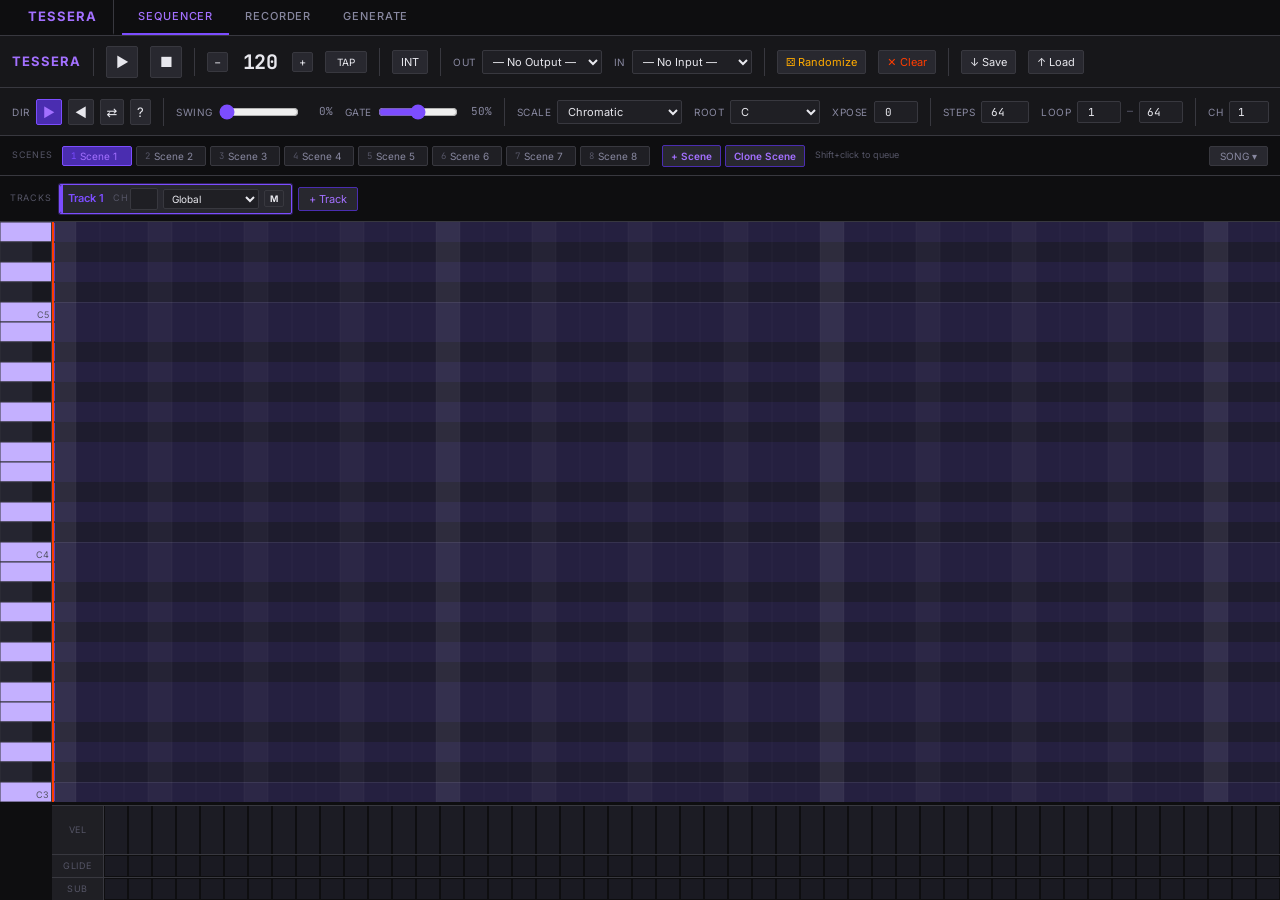
<file: index.html>
<!DOCTYPE html>
<html lang="en">
<head>
  <meta charset="UTF-8" />
  <meta name="viewport" content="width=device-width, initial-scale=1.0" />
  <title>Tessera — MIDI Sequencer</title>
  <link rel="stylesheet" href="style/base.css" />
  <link rel="stylesheet" href="style/nav.css" />
  <link rel="stylesheet" href="style/layout.css" />
  <link rel="stylesheet" href="style/grid.css" />
  <link rel="stylesheet" href="style/controls.css" />
  <link rel="stylesheet" href="style/scenes.css" />
  <link rel="stylesheet" href="style/tracks.css" />
  <link rel="stylesheet" href="style/sidebar.css" />
  <link rel="preconnect" href="https://fonts.googleapis.com" />
  <link href="https://fonts.googleapis.com/css2?family=Inter:wght@400;500;600;700&family=JetBrains+Mono:wght@400;700&display=swap" rel="stylesheet" />
</head>
<body>
<div id="app">

  <!-- ── Nav ──────────────────────────────────────────────────────── -->
  <nav id="page-nav">
    <a href="index.html" class="nav-brand">TESSERA</a>
    <a href="index.html" class="active">Sequencer</a>
    <a href="recorder.html">Recorder</a>
    <a href="generate.html">Generate</a>
  </nav>

  <!-- ── Toolbar ─────────────────────────────────────────────────── -->
  <div id="toolbar">
    <span style="font-weight:700;font-size:13px;letter-spacing:0.08em;color:var(--accent-bright);flex-shrink:0">TESSERA</span>

    <div class="separator"></div>

    <button id="play-btn" class="transport-btn play-btn" title="Play (Space)">▶</button>
    <button id="stop-btn" class="transport-btn" title="Stop (Esc)">■</button>

    <div class="separator"></div>

    <div class="ctrl-group">
      <button id="bpm-down" style="padding:2px 6px">−</button>
      <div id="bpm-display" title="Double-click or scroll to edit BPM">120</div>
      <button id="bpm-up" style="padding:2px 6px">+</button>
    </div>
    <button id="tap-btn" title="Tap Tempo">TAP</button>

    <div class="separator"></div>

    <button id="clock-source-btn" title="Toggle internal / external MIDI clock">INT</button>

    <div class="separator"></div>

    <div class="ctrl-group">
      <label>OUT</label>
      <select id="output-select" class="midi-port-select"></select>
    </div>
    <div class="ctrl-group" id="synth-preset-group" style="display:none">
      <label>SYNTH</label>
      <select id="synth-preset-select" class="midi-port-select"></select>
    </div>
    <div class="ctrl-group">
      <label>IN</label>
      <select id="input-select" class="midi-port-select"></select>
    </div>

    <div class="separator"></div>

    <button id="randomize-btn" style="color:var(--amber)">⚄ Randomize</button>
    <button id="clear-btn" style="color:var(--red)">✕ Clear</button>

    <div class="separator"></div>

    <button id="save-btn">↓ Save</button>
    <button id="load-btn">↑ Load</button>
  </div>

  <!-- ── Controls bar ─────────────────────────────────────────────── -->
  <div id="controls-bar">
    <div class="ctrl-group">
      <label>DIR</label>
      <button class="dir-btn active" data-dir="forward"   title="Forward">▶</button>
      <button class="dir-btn"        data-dir="reverse"   title="Reverse">◀</button>
      <button class="dir-btn"        data-dir="ping-pong" title="Ping-pong">⇄</button>
      <button class="dir-btn"        data-dir="random"    title="Random">?</button>
    </div>

    <div class="separator"></div>

    <div class="ctrl-group">
      <label>SWING</label>
      <input id="swing-slider" type="range" min="0" max="75" value="0" />
      <span id="swing-val" class="val-readout">0%</span>
    </div>

    <div class="ctrl-group">
      <label>GATE</label>
      <input id="gate-slider" type="range" min="1" max="100" value="50" />
      <span id="gate-val" class="val-readout">50%</span>
    </div>

    <div class="separator"></div>

    <div class="ctrl-group">
      <label>SCALE</label>
      <select id="scale-select"></select>
    </div>
    <div class="ctrl-group">
      <label>ROOT</label>
      <select id="root-select"></select>
    </div>
    <div class="ctrl-group">
      <label>XPOSE</label>
      <input id="transpose-input" type="number" min="-24" max="24" value="0" style="width:44px;text-align:center;font-family:var(--font-mono)" />
    </div>

    <div class="separator"></div>

    <div class="ctrl-group">
      <label>STEPS</label>
      <input id="step-count-input" type="number" min="1" max="64" value="64" style="width:48px;text-align:center;font-family:var(--font-mono)" />
    </div>
    <div class="ctrl-group">
      <label>LOOP</label>
      <input id="loop-start-input" type="number" min="1" max="64" value="1"  style="width:44px;text-align:center;font-family:var(--font-mono)" />
      <span style="color:var(--text-dim)">–</span>
      <input id="loop-end-input"   type="number" min="1" max="64" value="64" style="width:44px;text-align:center;font-family:var(--font-mono)" />
    </div>

    <div class="separator"></div>

    <div class="ctrl-group">
      <label>CH</label>
      <input id="channel-input" type="number" min="1" max="16" value="1" style="width:40px;text-align:center;font-family:var(--font-mono)" />
    </div>

    <div class="ctrl-group">
      <label>CC</label>
      <input id="cc-toggle" type="checkbox" />
      <input id="cc-number-input" type="number" min="0" max="127" value="74" style="width:40px;font-family:var(--font-mono)" title="CC number" />
    </div>
  </div>

  <!-- ── Scene bar ────────────────────────────────────────────────── -->
  <div id="scene-bar">
    <span class="scene-bar-label">SCENES</span>
    <div id="scene-buttons"></div>
    <div class="scene-bar-actions">
      <button id="scene-add-btn" class="scene-action-btn" title="Add a blank scene">+ Scene</button>
      <button id="scene-clone-btn" class="scene-action-btn" title="Copy current scene into a new scene">Clone Scene</button>
    </div>
    <span class="scene-bar-hint" title="Shift+click a scene to queue it at the next loop boundary">Shift+click to queue</span>
    <button id="song-mode-btn" title="Open Song Mode arranger">SONG ▾</button>
  </div>

  <!-- ── Track strip ───────────────────────────────────────────────── -->
  <div id="track-strip">
    <span class="track-strip-label">TRACKS</span>
    <div id="track-cards"></div>
    <button id="add-track-btn" title="Add a new sequencer track">+ Track</button>
  </div>

  <!-- ── Main ──────────────────────────────────────────────────────── -->
  <div id="main">

    <!--
      Layout:
        Left column: piano keys (fixed width, vertical scroll driven by JS)
        Right column: all horizontal-scrolling canvases stacked vertically
          - piano roll grid
          - velocity lane
          - cc lane
          - glide lane
          - substep lane
    -->
    <div id="grid-area">

      <!-- Fixed left column: piano keys -->
      <div id="piano-keys-wrapper">
        <canvas id="piano-keys-canvas"></canvas>
      </div>

      <!-- Right column: horizontally scrollable, contains all lanes -->
      <div id="lanes-scroll">

        <!-- Piano roll canvases -->
        <div id="grid-canvas-container">
          <canvas id="canvas-bg"></canvas>
          <canvas id="canvas-content"></canvas>
          <canvas id="canvas-playhead"></canvas>
        </div>

        <!-- Velocity lane -->
        <div class="lane-row" id="velocity-lane-row">
          <div class="lane-row-label">VEL</div>
          <canvas id="velocity-canvas"></canvas>
        </div>

        <!-- CC lane (hidden by default) -->
        <div class="lane-row" id="cc-lane-row" style="display:none">
          <div class="lane-row-label">CC</div>
          <canvas id="cc-canvas"></canvas>
        </div>

        <!-- Glide lane -->
        <div class="lane-row" id="glide-row">
          <div class="lane-row-label">GLIDE</div>
          <canvas id="glide-canvas"></canvas>
        </div>

        <!-- Substep lane -->
        <div class="lane-row" id="substep-row">
          <div class="lane-row-label">SUB</div>
          <canvas id="substep-canvas"></canvas>
        </div>

      </div><!-- /#lanes-scroll -->

    </div><!-- /#grid-area -->

  </div><!-- /#main -->

</div><!-- /#app -->

<!-- ── Step editor sidebar ───────────────────────────────────────── -->
<div id="step-editor">
  <div style="display:flex;align-items:center;justify-content:space-between">
    <h3>Step <span id="step-editor-title">–</span></h3>
    <button id="close-step-editor">✕</button>
  </div>

  <div class="step-editor-row">
    <label>Velocity</label>
    <div class="row-inner">
      <input id="step-velocity" type="range" min="0" max="127" value="100" />
      <span id="step-velocity-val" class="val-readout">100</span>
    </div>
  </div>

  <div class="step-editor-row">
    <label>Probability</label>
    <div class="row-inner">
      <input id="step-probability" type="range" min="0" max="100" value="100" />
      <span id="step-probability-val" class="val-readout">100%</span>
    </div>
  </div>

  <div class="step-editor-row">
    <label>Flags</label>
    <div class="row-inner">
      <button id="step-mute">Mute</button>
      <button id="step-glide">Glide</button>
    </div>
  </div>

  <div class="step-editor-row">
    <label>Substeps</label>
    <div class="row-inner substep-btns">
      <button class="substep-btn active" data-value="1">1</button>
      <button class="substep-btn"        data-value="2">2</button>
      <button class="substep-btn"        data-value="3">3</button>
      <button class="substep-btn"        data-value="4">4</button>
    </div>
  </div>
</div>

<!-- ── Song mode panel ───────────────────────────────────────────── -->
<div id="song-panel">
  <div class="song-panel-header">
    <h3>Song Mode</h3>
    <div class="song-panel-header-controls">
      <label class="song-enabled-label">
        <input type="checkbox" id="song-enabled" />
        Enabled
      </label>
      <button id="song-panel-close">✕</button>
    </div>
  </div>
  <div id="song-entries"></div>
  <button id="song-add-entry">+ Add Entry</button>
</div>

<!-- ── Overlay ────────────────────────────────────────────────────── -->
<div id="overlay"></div>

<!-- ── Randomize panel ───────────────────────────────────────────── -->
<div id="randomize-panel">
  <h3>⚄ Randomize</h3>

  <div class="rand-section">
    <h4>Notes</h4>
    <div class="row">
      <label style="min-width:60px">Low note</label>
      <input type="number" id="rand-lo-note" min="0" max="127" value="36" style="width:50px;font-family:var(--font-mono)" />
      <label style="min-width:60px;margin-left:8px">High note</label>
      <input type="number" id="rand-hi-note" min="0" max="127" value="84" style="width:50px;font-family:var(--font-mono)" />
    </div>
    <div class="row">
      <label style="min-width:60px">Density</label>
      <input type="range" id="rand-density" min="0" max="100" value="70" />
      <span id="rand-density-val" class="val-readout">70%</span>
    </div>
  </div>

  <div class="rand-section">
    <h4>Glide</h4>
    <div class="row">
      <label style="min-width:60px">Density</label>
      <input type="range" id="rand-glide-density" min="0" max="100" value="25" />
      <span id="rand-glide-density-val" class="val-readout">25%</span>
    </div>
  </div>

  <div class="rand-section">
    <h4>Substeps</h4>
    <div class="row">
      <label style="min-width:60px">Density</label>
      <input type="range" id="rand-sub-density" min="0" max="100" value="20" />
      <span id="rand-sub-density-val" class="val-readout">20%</span>
    </div>
  </div>

  <div class="rand-btns">
    <button id="rand-notes-btn">Notes</button>
    <button id="rand-glide-btn">Glide</button>
    <button id="rand-substep-btn">Substeps</button>
    <button id="rand-all-btn" class="active">All</button>
  </div>
  <button id="rand-close" class="close-btn" style="margin-top:8px;width:100%">Close</button>
</div>

<script type="module" src="src/main.js"></script>
</body>
</html>
</file>
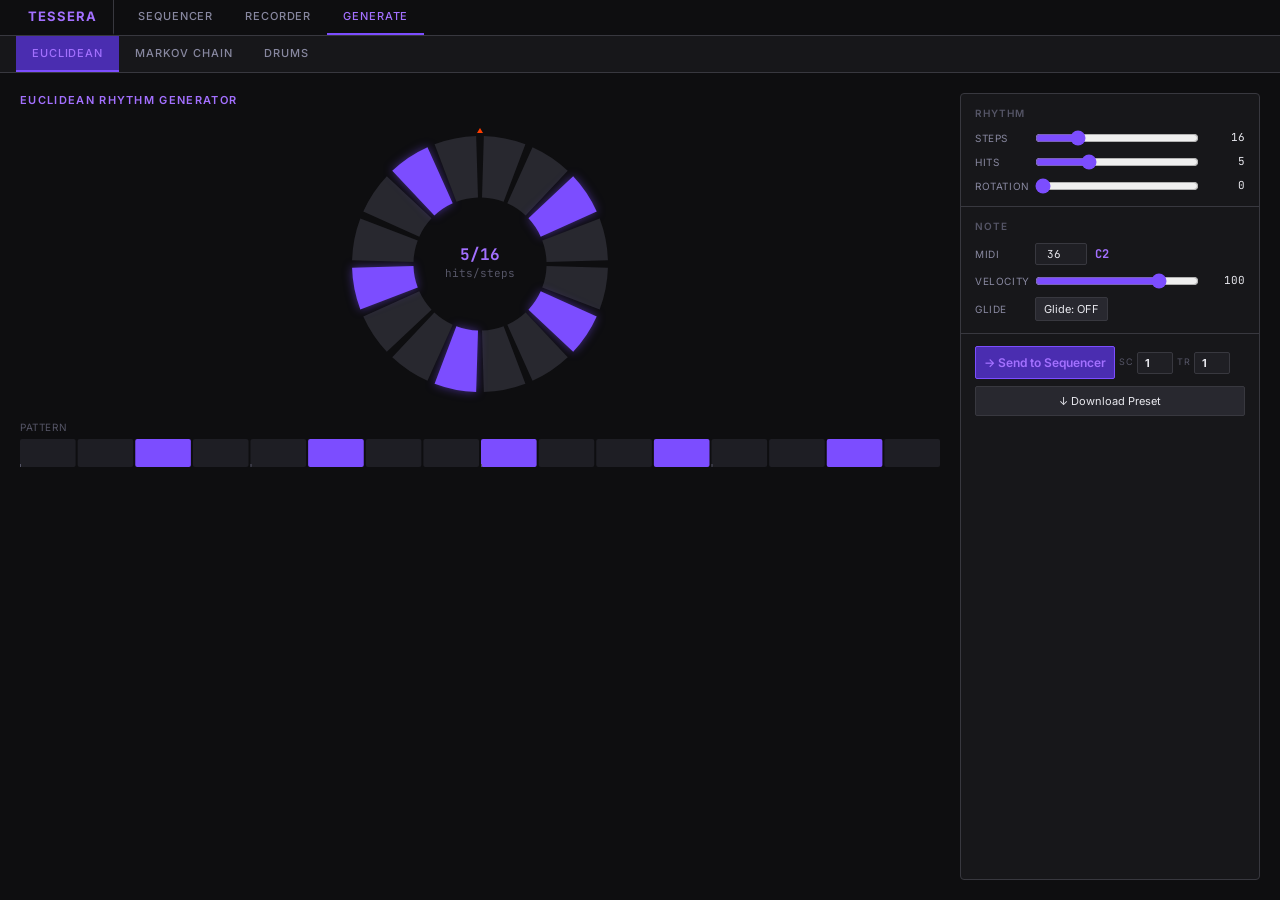
<file: generate.html>
<!DOCTYPE html>
<html lang="en">
<head>
  <meta charset="UTF-8" />
  <meta name="viewport" content="width=device-width, initial-scale=1.0" />
  <title>Tessera — Generate</title>
  <link rel="stylesheet" href="style/base.css" />
  <link rel="stylesheet" href="style/nav.css" />
  <link rel="stylesheet" href="style/generate.css" />
  <link rel="preconnect" href="https://fonts.googleapis.com" />
  <link href="https://fonts.googleapis.com/css2?family=Inter:wght@400;500;600;700&family=JetBrains+Mono:wght@400;700&display=swap" rel="stylesheet" />
</head>
<body>
<div id="gen-page">

  <!-- ── Nav ────────────────────────────────────────────────── -->
  <nav id="page-nav">
    <a href="index.html" class="nav-brand">TESSERA</a>
    <a href="index.html">Sequencer</a>
    <a href="recorder.html">Recorder</a>
    <a href="generate.html" class="active">Generate</a>
  </nav>

  <!-- ── Generator tabs ─────────────────────────────────────── -->
  <div id="gen-tab-bar">
    <button class="gen-tab active" data-panel="euclid-panel">Euclidean</button>
    <button class="gen-tab"        data-panel="markov-panel">Markov Chain</button>
    <button class="gen-tab"        data-panel="drums-panel">Drums</button>
  </div>

  <!-- ── Panels ─────────────────────────────────────────────── -->
  <div id="gen-panels">

    <!-- ── Euclidean ────────────────────────────────────────── -->
    <div id="euclid-panel" class="gen-panel">
      <div class="gen-split">

        <!-- Left: visualisation -->
        <div class="gen-left">
          <div class="gen-vis-title">Euclidean Rhythm Generator</div>

          <div id="ring-wrap">
            <canvas id="ring-canvas"></canvas>
          </div>

          <div class="strip-wrap">
            <div class="strip-label">Pattern</div>
            <canvas id="strip-canvas"></canvas>
          </div>
        </div>

        <!-- Right: controls -->
        <div class="gen-right">

          <div class="gen-section">
            <div class="gen-section-heading">Rhythm</div>
            <div class="gen-row">
              <label>Steps</label>
              <input id="gen-steps" type="range" min="1" max="64" value="16" />
              <span id="gen-steps-val" class="val-readout">16</span>
            </div>
            <div class="gen-row">
              <label>Hits</label>
              <input id="gen-hits" type="range" min="0" max="16" value="5" />
              <span id="gen-hits-val" class="val-readout">5</span>
            </div>
            <div class="gen-row">
              <label>Rotation</label>
              <input id="gen-rot" type="range" min="0" max="15" value="0" />
              <span id="gen-rot-val" class="val-readout">0</span>
            </div>
          </div>

          <div class="gen-section">
            <div class="gen-section-heading">Note</div>
            <div class="gen-row">
              <label>MIDI</label>
              <input id="gen-note" type="number" min="0" max="127" value="36" />
              <span class="note-chip" id="gen-note-name">C2</span>
            </div>
            <div class="gen-row">
              <label>Velocity</label>
              <input id="gen-vel" type="range" min="1" max="127" value="100" />
              <span id="gen-vel-val" class="val-readout">100</span>
            </div>
            <div class="gen-row">
              <label>Glide</label>
              <button id="gen-glide-btn">Glide: OFF</button>
            </div>
          </div>

          <div class="gen-section gen-actions-section">
            <div class="send-target-group">
              <button id="gen-send-btn" class="gen-send-btn">→ Send to Sequencer</button>
              <label class="send-target-label">Sc</label>
              <input id="gen-send-scene" class="send-target-input" type="number" min="1" max="32" value="1" title="Target scene" />
              <label class="send-target-label">Tr</label>
              <input id="gen-send-track" class="send-target-input" type="number" min="1" max="16" value="1" title="Target track" />
            </div>
            <button id="gen-download-btn" class="gen-dl-btn">↓ Download Preset</button>
          </div>

        </div>
      </div>
    </div>

    <!-- ── Markov Chain ──────────────────────────────────────── -->
    <div id="markov-panel" class="gen-panel" style="display:none">
      <div class="gen-split">

        <!-- Left: visualisation -->
        <div class="gen-left">
          <div class="gen-vis-title">Markov Chain Sequencer</div>

          <div id="markov-vis-wrap">
            <canvas id="markov-vis-canvas"></canvas>
          </div>

          <div class="strip-wrap">
            <div class="strip-label">Generated Pattern</div>
            <canvas id="markov-strip-canvas"></canvas>
          </div>
        </div>

        <!-- Right: controls -->
        <div class="gen-right">

          <!-- Notes -->
          <div class="gen-section">
            <div class="gen-section-heading">Notes
              <button id="mk-add-note-btn" class="add-note-btn" title="Add note (max 8)">+ Add</button>
            </div>
            <div id="markov-notes-list"></div>
          </div>

          <!-- Transition matrix -->
          <div class="gen-section">
            <div class="gen-section-heading">Transition Weights <span class="matrix-hint">(0 = never)</span></div>
            <div id="markov-matrix-wrap" class="matrix-scroll"></div>
          </div>

          <!-- Options -->
          <div class="gen-section">
            <div class="gen-section-heading">Options</div>
            <div class="gen-row">
              <label>Steps</label>
              <input id="mk-steps" type="range" min="4" max="64" value="16" />
              <span id="mk-steps-val" class="val-readout">16</span>
            </div>
            <div class="gen-row">
              <label>Rest %</label>
              <input id="mk-rest" type="range" min="0" max="50" value="10" />
              <span id="mk-rest-val" class="val-readout">10%</span>
            </div>
            <div class="gen-row">
              <label>Velocity</label>
              <input id="mk-vel" type="range" min="1" max="127" value="100" />
              <span id="mk-vel-val" class="val-readout">100</span>
            </div>
            <div class="gen-row">
              <label>Vel ±</label>
              <input id="mk-var" type="range" min="0" max="40" value="15" />
              <span id="mk-var-val" class="val-readout">±15</span>
            </div>
            <div class="gen-row">
              <label>Glide</label>
              <button id="mk-glide-btn">Glide: OFF</button>
            </div>
          </div>

          <!-- Actions -->
          <div class="gen-section gen-actions-section">
            <button id="mk-generate-btn" class="gen-generate-btn">⚄ Generate</button>
            <div class="send-target-group">
              <button id="mk-send-btn" class="gen-send-btn">→ Send to Sequencer</button>
              <label class="send-target-label">Sc</label>
              <input id="mk-send-scene" class="send-target-input" type="number" min="1" max="32" value="1" title="Target scene" />
              <label class="send-target-label">Tr</label>
              <input id="mk-send-track" class="send-target-input" type="number" min="1" max="16" value="1" title="Target track" />
            </div>
            <button id="mk-download-btn" class="gen-dl-btn">↓ Download Preset</button>
          </div>

        </div>
      </div>
    </div>

    <!-- ── Drums ───────────────────────────────────────────────── -->
    <div id="drums-panel" class="gen-panel" style="display:none">
      <div class="drum-layout">

        <!-- Global bar -->
        <div class="drum-global-bar">
          <div class="drum-bpm-group">
            <label>BPM</label>
            <input id="drum-bpm" type="number" min="20" max="300" value="120" />
          </div>
          <div class="drum-scenes-group">
            <label>Scenes</label>
            <input id="drum-scenes" type="number" min="1" max="8" value="1" title="Fill this many scenes with the drum pattern" />
          </div>
          <div class="drum-fill-group">
            <label class="drum-fill-enable-wrap">
              <input type="checkbox" id="drum-fill-enable" />
              Fill
            </label>
            <div id="drum-fill-controls">
              <label>Len</label>
              <input id="drum-fill-length" type="range" min="1" max="16" value="4" />
              <span id="drum-fill-length-val" class="val-readout">4</span>
            </div>
          </div>
          <div class="drum-global-actions">
            <button id="drum-randomize-btn" class="gen-generate-btn">⚄ Randomize</button>
            <div class="send-target-group">
              <button id="drum-send-btn" class="gen-send-btn">→ Send to Sequencer</button>
              <label class="send-target-label">Scene</label>
              <input id="drum-send-scene" class="send-target-input" type="number" min="1" max="32" value="1" title="Starting scene" />
            </div>
          </div>
        </div>

        <!-- Voice rows (injected by drum-ui.js) -->
        <div id="drum-voices-container" class="drum-voices"></div>

      </div>
    </div>

  </div><!-- /#gen-panels -->

</div><!-- /#gen-page -->

<script type="module" src="src/generate/euclidean-ui.js"></script>
<script type="module" src="src/generate/markov-ui.js"></script>
<script type="module" src="src/generate/drum-ui.js"></script>
<script>
  // Tab switching
  document.querySelectorAll('.gen-tab').forEach(btn => {
    btn.addEventListener('click', () => {
      document.querySelectorAll('.gen-tab').forEach(b => b.classList.remove('active'));
      document.querySelectorAll('.gen-panel').forEach(p => { p.style.display = 'none'; });
      btn.classList.add('active');
      document.getElementById(btn.dataset.panel).style.display = 'flex';
      document.dispatchEvent(new CustomEvent('genTabActivated', { detail: btn.dataset.panel }));
    });
  });
</script>
</body>
</html>
</file>
<file: style/base.css>
*, *::before, *::after { box-sizing: border-box; margin: 0; padding: 0; }

:root {
  /* Colors */
  --bg-0: #0e0e10;
  --bg-1: #17171a;
  --bg-2: #1f1f24;
  --bg-3: #28282f;
  --bg-4: #313139;

  --border: #38383f;
  --border-light: #4a4a54;

  --text-primary: #e8e8ee;
  --text-secondary: #8888a0;
  --text-dim: #555566;

  --accent: #7c4dff;
  --accent-dim: #4a2db0;
  --accent-bright: #a370ff;

  --green: #00c853;
  --green-dim: #007a32;
  --amber: #ffab00;
  --amber-dim: #a06a00;
  --red: #ff3d00;
  --red-dim: #8a2000;
  --cyan: #00e5ff;
  --cyan-dim: #007a8a;

  /* Step colors */
  --step-off: #1e1e24;
  --step-on: #7c4dff;
  --step-on-bright: #a370ff;
  --step-active: #2a1a6e;
  --step-playhead: #3a2a8a;
  --step-glide: #00c853;
  --step-substep: #ffab00;
  --step-muted: #3a3a44;
  --step-loop-marker: #ff3d00;

  /* Piano */
  --key-white: #d8d8e0;
  --key-black: #1a1a1e;
  --key-white-hover: #ffffff;
  --key-black-hover: #2a2a30;
  --key-active: #7c4dff;
  --key-in-scale: #c4b0ff;
  --key-out-of-scale: #888898;

  /* Dimensions */
  --toolbar-height: 52px;
  --controls-height: 48px;
  --scene-bar-height: 40px;
  --track-strip-height: 46px;
  --piano-width: 52px;
  --step-row-height: 20px;
  --step-col-width: 24px;
  --step-lane-height: 28px;
  --cc-lane-height: 64px;
  --velocity-lane-height: 48px;

  --scrollbar-width: 8px;
  --radius: 4px;
  --radius-sm: 2px;

  /* Font */
  --font: 'Inter', system-ui, -apple-system, sans-serif;
  --font-mono: 'JetBrains Mono', 'Fira Code', monospace;
}

html, body {
  height: 100%;
  background: var(--bg-0);
  color: var(--text-primary);
  font-family: var(--font);
  font-size: 12px;
  line-height: 1.4;
  overflow: hidden;
  user-select: none;
}

button {
  font-family: var(--font);
  font-size: 11px;
  cursor: pointer;
  border: 1px solid var(--border);
  background: var(--bg-3);
  color: var(--text-primary);
  border-radius: var(--radius-sm);
  padding: 4px 8px;
  transition: background 0.1s, border-color 0.1s;
}
button:hover { background: var(--bg-4); border-color: var(--border-light); }
button:active { background: var(--bg-2); }
button.active { background: var(--accent-dim); border-color: var(--accent); color: var(--accent-bright); }
button.danger { background: var(--red-dim); border-color: var(--red); }

select, input[type="number"] {
  font-family: var(--font);
  font-size: 11px;
  background: var(--bg-2);
  color: var(--text-primary);
  border: 1px solid var(--border);
  border-radius: var(--radius-sm);
  padding: 3px 6px;
}
select:focus, input:focus { outline: 1px solid var(--accent); border-color: var(--accent); }

input[type="range"] {
  accent-color: var(--accent);
  cursor: pointer;
}

label {
  color: var(--text-secondary);
  font-size: 10px;
  text-transform: uppercase;
  letter-spacing: 0.05em;
}

/* Scrollbar */
::-webkit-scrollbar { width: var(--scrollbar-width); height: var(--scrollbar-width); }
::-webkit-scrollbar-track { background: var(--bg-1); }
::-webkit-scrollbar-thumb { background: var(--bg-4); border-radius: 4px; }
::-webkit-scrollbar-thumb:hover { background: var(--border-light); }

/* ── Send-to-sequencer target group (shared across pages) ────── */
.send-target-group {
  display: flex;
  align-items: center;
  gap: 4px;
}

.send-target-label {
  font-size: 9px;
  text-transform: uppercase;
  letter-spacing: 0.06em;
  color: var(--text-dim);
  white-space: nowrap;
  flex-shrink: 0;
}

.send-target-input {
  width: 36px;
  font-family: var(--font-mono);
  font-size: 11px;
  font-weight: 700;
  text-align: center;
  padding: 2px 2px;
  color: var(--accent-bright);
  border-color: color-mix(in srgb, var(--accent) 35%, transparent);
}
</file>
<file: style/nav.css>
#page-nav {
  flex: 0 0 auto;
  height: 36px;
  background: var(--bg-0);
  border-bottom: 1px solid var(--border);
  display: flex;
  align-items: stretch;
  padding: 0 12px;
  gap: 0;
}

#page-nav a {
  display: flex;
  align-items: center;
  padding: 0 16px;
  font-size: 11px;
  font-weight: 500;
  text-transform: uppercase;
  letter-spacing: 0.08em;
  color: var(--text-secondary);
  text-decoration: none;
  border-bottom: 2px solid transparent;
  transition: color 0.1s;
}

#page-nav a:hover {
  color: var(--text-primary);
}

#page-nav a.active {
  color: var(--accent-bright);
  border-bottom-color: var(--accent);
}

#page-nav .nav-brand {
  font-weight: 700;
  font-size: 13px;
  letter-spacing: 0.08em;
  color: var(--accent-bright);
  display: flex;
  align-items: center;
  padding-right: 16px;
  margin-right: 8px;
  border-right: 1px solid var(--border);
  text-decoration: none;
}
</file>
<file: style/layout.css>
#app {
  display: flex;
  flex-direction: column;
  height: 100vh;
  overflow: hidden;
}

/* ── Toolbar ─────────────────────────────────────────────── */
#toolbar {
  flex: 0 0 auto;
  height: var(--toolbar-height);
  background: var(--bg-1);
  border-bottom: 1px solid var(--border);
  display: flex;
  align-items: center;
  gap: 12px;
  padding: 0 12px;
  overflow-x: auto;
  overflow-y: hidden;
}

#toolbar .separator {
  width: 1px;
  height: 28px;
  background: var(--border);
  flex-shrink: 0;
}

/* ── Controls bar ─────────────────────────────────────────── */
#controls-bar {
  flex: 0 0 auto;
  height: var(--controls-height);
  background: var(--bg-1);
  border-bottom: 1px solid var(--border);
  display: flex;
  align-items: center;
  gap: 12px;
  padding: 0 12px;
  overflow-x: auto;
  overflow-y: hidden;
}

#controls-bar .separator {
  width: 1px;
  height: 28px;
  background: var(--border);
  flex-shrink: 0;
}

/* ── Main area ───────────────────────────────────────────── */
#main {
  flex: 1 1 0;
  display: flex;
  overflow: hidden;
}

/* ── Grid area ───────────────────────────────────────────── */
#grid-area {
  flex: 1 1 0;
  display: flex;
  overflow: hidden;
}

/* Fixed piano keys column */
#piano-keys-wrapper {
  flex: 0 0 var(--piano-width);
  overflow: hidden;
  background: var(--bg-1);
  border-right: 1px solid var(--border);
  /* Height is set to match lanes-scroll content height via JS */
}

/* Right scrolling column: all horizontal lanes */
#lanes-scroll {
  flex: 1 1 0;
  overflow-x: auto;
  overflow-y: hidden;
  display: flex;
  flex-direction: column;
}

/* Piano roll canvas stack */
#grid-canvas-container {
  flex: 1 1 0;       /* takes remaining vertical space */
  position: relative;
  overflow: hidden;
}

#grid-canvas-container canvas {
  position: absolute;
  top: 0;
  left: 0;
  display: block;
}

/* ── Lane rows (velocity, CC, glide, substep) ─────────────── */
.lane-row {
  flex: 0 0 auto;
  display: flex;
  align-items: stretch;
  border-top: 1px solid var(--border);
  position: relative;
}

.lane-row-label {
  position: sticky;
  left: 0;
  z-index: 5;
  display: flex;
  align-items: center;
  justify-content: center;
  min-width: var(--piano-width);
  width: var(--piano-width);
  flex-shrink: 0;
  background: var(--bg-2);
  border-right: 1px solid var(--border);
  font-size: 9px;
  color: var(--text-dim);
  text-transform: uppercase;
  letter-spacing: 0.05em;
}

.lane-row canvas {
  display: block;
  flex: 0 0 auto;
}

/* ── Step editor sidebar ──────────────────────────────────── */
#step-editor {
  position: fixed;
  right: 0;
  top: calc(var(--toolbar-height) + var(--controls-height) + var(--scene-bar-height) + var(--track-strip-height));
  bottom: 0;
  width: 220px;
  background: var(--bg-1);
  border-left: 1px solid var(--border);
  padding: 12px;
  display: flex;
  flex-direction: column;
  gap: 12px;
  z-index: 100;
  transform: translateX(100%);
  transition: transform 0.2s ease;
}

#step-editor.open { transform: translateX(0); }

/* ── Randomize panel ─────────────────────────────────────── */
#randomize-panel {
  position: fixed;
  left: 50%;
  top: 50%;
  transform: translate(-50%, -50%) scale(0.95);
  width: 360px;
  background: var(--bg-2);
  border: 1px solid var(--border-light);
  border-radius: var(--radius);
  padding: 16px;
  z-index: 200;
  opacity: 0;
  pointer-events: none;
  transition: opacity 0.15s, transform 0.15s;
}

#randomize-panel.open {
  opacity: 1;
  pointer-events: all;
  transform: translate(-50%, -50%) scale(1);
}

#overlay {
  display: none;
  position: fixed;
  inset: 0;
  background: rgba(0,0,0,0.55);
  z-index: 190;
}
#overlay.open { display: block; }

/* ── Shared control primitives ───────────────────────────── */
.ctrl-group {
  display: flex;
  align-items: center;
  gap: 6px;
  flex-shrink: 0;
}

.ctrl-group label { white-space: nowrap; }

/* Transport buttons */
.transport-btn {
  width: 32px;
  height: 32px;
  border-radius: var(--radius-sm);
  display: flex;
  align-items: center;
  justify-content: center;
  font-size: 14px;
  padding: 0;
  flex-shrink: 0;
}

.play-btn.active {
  background: var(--green-dim);
  border-color: var(--green);
  color: var(--green);
}
</file>
<file: style/grid.css>
/* Grid scroll container */
#grid-canvas-container {
  cursor: crosshair;
}

/* Background and playhead layers must not capture pointer events —
   clicks should fall through to the content canvas which holds the handlers */
#canvas-bg,
#canvas-playhead {
  pointer-events: none;
}

/* Step indicator row above grid */
#step-numbers {
  display: flex;
  height: 18px;
  background: var(--bg-2);
  border-bottom: 1px solid var(--border);
  position: sticky;
  top: 0;
  z-index: 10;
}

#step-numbers .step-num {
  flex: 0 0 var(--step-col-width);
  display: flex;
  align-items: center;
  justify-content: center;
  font-size: 9px;
  color: var(--text-dim);
  border-right: 1px solid var(--border);
}

#step-numbers .step-num.beat-start {
  color: var(--text-secondary);
  font-weight: 600;
}

#step-numbers .step-num.loop-start { border-left: 2px solid var(--step-loop-marker); }
#step-numbers .step-num.loop-end   { border-right: 2px solid var(--step-loop-marker); }

/* Velocity bars inside canvas */
.velocity-canvas { cursor: ns-resize; }

/* CC lane */
.cc-canvas { cursor: ns-resize; }

/* Glide / substep rows */
.glide-row-canvas,
.substep-row-canvas { cursor: pointer; }
</file>
<file: style/controls.css>
/* ── BPM display ─────────────────────────────────────────── */
#bpm-display {
  font-family: var(--font-mono);
  font-size: 20px;
  font-weight: 700;
  color: var(--text-primary);
  min-width: 52px;
  text-align: center;
  letter-spacing: -0.02em;
}

#bpm-display.editing {
  background: var(--bg-3);
  border: 1px solid var(--accent);
  border-radius: var(--radius-sm);
  padding: 2px 4px;
}

/* ── Tap tempo ───────────────────────────────────────────── */
#tap-btn {
  font-size: 10px;
  padding: 4px 10px;
  min-width: 42px;
}

#tap-btn.flash {
  background: var(--accent-dim);
  border-color: var(--accent);
}

/* ── Knobs ───────────────────────────────────────────────── */
.knob-wrap {
  display: flex;
  flex-direction: column;
  align-items: center;
  gap: 2px;
}

.knob-wrap label {
  font-size: 9px;
}

/* ── Scale / root ───────────────────────────────────────── */
#scale-select, #root-select {
  font-size: 11px;
  min-width: 90px;
}

/* ── Step count ─────────────────────────────────────────── */
#step-count-input {
  width: 48px;
  text-align: center;
  font-family: var(--font-mono);
}

/* ── MIDI port selects ──────────────────────────────────── */
.midi-port-select {
  min-width: 120px;
  max-width: 160px;
  overflow: hidden;
  text-overflow: ellipsis;
}

/* ── Loop markers ───────────────────────────────────────── */
.loop-input {
  width: 44px;
  text-align: center;
  font-family: var(--font-mono);
}

/* ── Direction buttons ──────────────────────────────────── */
.dir-btn {
  padding: 4px 6px;
  font-size: 13px;
}

/* ── Gate slider ────────────────────────────────────────── */
#gate-slider {
  width: 80px;
}

/* ── Swing slider ───────────────────────────────────────── */
#swing-slider {
  width: 80px;
}

/* ── Transpose ──────────────────────────────────────────── */
#transpose-input {
  width: 44px;
  text-align: center;
  font-family: var(--font-mono);
}

/* ── Channel ────────────────────────────────────────────── */
#channel-input {
  width: 40px;
  text-align: center;
  font-family: var(--font-mono);
}

/* ── Value readout beside sliders ───────────────────────── */
.val-readout {
  font-family: var(--font-mono);
  font-size: 11px;
  color: var(--text-secondary);
  min-width: 28px;
  text-align: right;
}
</file>
<file: style/scenes.css>
/* ── Scene bar ───────────────────────────────────────────────── */
#scene-bar {
  flex: 0 0 auto;
  height: var(--scene-bar-height);
  background: var(--bg-0);
  border-bottom: 1px solid var(--border);
  display: flex;
  align-items: center;
  gap: 6px;
  padding: 0 12px;
  overflow-x: auto;
  overflow-y: hidden;
}

.scene-bar-label {
  color: var(--text-dim);
  font-size: 9px;
  text-transform: uppercase;
  letter-spacing: 0.08em;
  flex-shrink: 0;
  padding-right: 4px;
}

#scene-buttons {
  display: flex;
  gap: 4px;
  flex-shrink: 0;
}

.scene-btn {
  display: flex;
  align-items: center;
  gap: 4px;
  padding: 3px 8px;
  min-width: 70px;
  font-size: 10px;
  border-radius: var(--radius-sm);
  background: var(--bg-2);
  border: 1px solid var(--border);
  color: var(--text-secondary);
  transition: background 0.1s, border-color 0.1s, color 0.1s;
  cursor: pointer;
}
.scene-btn:hover {
  background: var(--bg-3);
  border-color: var(--border-light);
  color: var(--text-primary);
}
.scene-btn.active {
  background: var(--accent-dim);
  border-color: var(--accent);
  color: var(--accent-bright);
}
.scene-btn.queued {
  border-color: var(--amber);
  color: var(--amber);
  animation: scene-queued-pulse 0.8s ease-in-out infinite alternate;
}
@keyframes scene-queued-pulse {
  from { background: var(--bg-2); }
  to   { background: var(--amber-dim); }
}

.scene-num {
  font-family: var(--font-mono);
  font-size: 9px;
  color: var(--text-dim);
  flex-shrink: 0;
}
.scene-btn.active .scene-num  { color: var(--accent); }
.scene-btn.queued .scene-num  { color: var(--amber); }

.scene-name {
  font-size: 10px;
  max-width: 72px;
  overflow: hidden;
  text-overflow: ellipsis;
  white-space: nowrap;
}

.scene-rename-input {
  width: 72px;
  font-size: 10px;
  padding: 1px 4px;
  background: var(--bg-0);
  border: 1px solid var(--accent);
  border-radius: var(--radius-sm);
  color: var(--text-primary);
}

#scene-bar-spacer {
  flex: 1;
}

#song-mode-btn {
  flex-shrink: 0;
  font-size: 10px;
  padding: 3px 10px;
  color: var(--text-secondary);
  margin-left: auto;
}
#song-mode-btn:hover { color: var(--text-primary); }

/* ── Song Mode panel ─────────────────────────────────────────── */
#song-panel {
  position: fixed;
  left: 50%;
  top: 50%;
  transform: translate(-50%, -50%) scale(0.95);
  width: 420px;
  max-height: 70vh;
  background: var(--bg-2);
  border: 1px solid var(--border-light);
  border-radius: var(--radius);
  padding: 16px;
  z-index: 200;
  opacity: 0;
  pointer-events: none;
  transition: opacity 0.15s, transform 0.15s;
  display: flex;
  flex-direction: column;
  gap: 10px;
}
#song-panel.open {
  opacity: 1;
  pointer-events: all;
  transform: translate(-50%, -50%) scale(1);
}

.song-panel-header {
  display: flex;
  align-items: center;
  justify-content: space-between;
}
.song-panel-header h3 {
  font-size: 13px;
  font-weight: 600;
  color: var(--text-primary);
}
.song-panel-header-controls {
  display: flex;
  align-items: center;
  gap: 10px;
}
.song-enabled-label {
  display: flex;
  align-items: center;
  gap: 5px;
  cursor: pointer;
  font-size: 11px;
  color: var(--text-primary);
  user-select: none;
}

#song-entries {
  overflow-y: auto;
  display: flex;
  flex-direction: column;
  gap: 4px;
  max-height: 340px;
}

.song-empty {
  color: var(--text-dim);
  font-size: 11px;
  text-align: center;
  padding: 12px 0;
}

.song-entry-row {
  display: flex;
  align-items: center;
  gap: 6px;
  padding: 4px 6px;
  border-radius: var(--radius-sm);
  background: var(--bg-3);
  border: 1px solid transparent;
}
.song-entry-row.active-entry {
  border-color: var(--green);
  background: var(--green-dim);
}

.song-scene-select {
  flex: 1;
  min-width: 0;
  font-size: 11px;
}
.song-times-label {
  color: var(--text-dim);
  font-size: 11px;
  flex-shrink: 0;
}
.song-repeats-input {
  width: 46px;
  text-align: center;
  font-family: var(--font-mono);
  font-size: 11px;
  flex-shrink: 0;
}
.song-del-btn {
  color: var(--red);
  padding: 3px 6px;
  flex-shrink: 0;
}
.song-del-btn:hover { background: var(--red-dim); border-color: var(--red); }

#song-add-entry {
  width: 100%;
  padding: 6px;
  font-size: 11px;
  color: var(--accent-bright);
  border-color: var(--accent-dim);
}
#song-add-entry:hover { background: var(--accent-dim); border-color: var(--accent); }

/* ── Shift+click tooltip hint ────────────────────────────────── */
.scene-bar-hint {
  font-size: 9px;
  color: var(--text-dim);
  flex-shrink: 0;
  margin-left: 4px;
  white-space: nowrap;
}

.scene-bar-actions {
  display: flex;
  gap: 4px;
  flex-shrink: 0;
  margin-left: 6px;
}

.scene-action-btn {
  font-size: 10px;
  font-weight: 600;
  padding: 2px 8px;
  height: 22px;
  color: var(--accent-bright);
  border-color: var(--accent-dim);
  white-space: nowrap;
}

.scene-action-btn:hover {
  background: var(--accent-dim);
  border-color: var(--accent);
}
</file>
<file: style/tracks.css>
/* ── Track strip ─────────────────────────────────────────────── */
#track-strip {
  flex: 0 0 auto;
  height: var(--track-strip-height);
  background: var(--bg-0);
  border-bottom: 1px solid var(--border);
  display: flex;
  align-items: center;
  gap: 6px;
  padding: 0 10px;
  overflow-x: auto;
  overflow-y: hidden;
}

.track-strip-label {
  font-size: 9px;
  color: var(--text-dim);
  text-transform: uppercase;
  letter-spacing: 0.08em;
  flex-shrink: 0;
  padding-right: 2px;
}

#track-cards {
  display: flex;
  gap: 4px;
  flex-shrink: 0;
}

/* ── Track card ──────────────────────────────────────────────── */
.track-card {
  display: flex;
  align-items: center;
  gap: 5px;
  height: 30px;
  padding: 0 7px 0 0;
  border: 1px solid var(--border);
  border-radius: var(--radius-sm);
  background: var(--bg-2);
  cursor: pointer;
  flex-shrink: 0;
  transition: background 0.1s, border-color 0.15s;
  position: relative;
}

.track-card:hover {
  background: var(--bg-3);
  border-color: var(--border-light);
}

.track-card.active {
  background: var(--bg-3);
  border-color: var(--track-color, var(--accent));
  box-shadow: 0 0 0 1px color-mix(in srgb, var(--track-color, var(--accent)) 30%, transparent);
}

.track-card.muted {
  opacity: 0.5;
}

/* Left color bar — uses CSS custom property set per-card */
.track-color-bar {
  width: 3px;
  height: 100%;
  border-radius: var(--radius-sm) 0 0 var(--radius-sm);
  background: var(--track-color, var(--accent));
  flex-shrink: 0;
}

.track-name {
  font-size: 11px;
  color: var(--text-primary);
  white-space: nowrap;
  overflow: hidden;
  text-overflow: ellipsis;
  max-width: 72px;
  min-width: 40px;
  cursor: pointer;
  user-select: none;
}

.track-card.active .track-name {
  color: var(--track-color, var(--accent-bright));
  font-weight: 600;
}

.track-rename-input {
  width: 68px;
  font-size: 10px;
  padding: 1px 4px;
  background: var(--bg-0);
  border: 1px solid var(--accent);
  border-radius: var(--radius-sm);
  color: var(--text-primary);
}

/* ── Channel control ─────────────────────────────────────────── */
.track-ch-wrap {
  display: flex;
  align-items: center;
  gap: 2px;
  flex-shrink: 0;
}

.track-ch-label {
  font-size: 9px;
  color: var(--text-dim);
  text-transform: uppercase;
  letter-spacing: 0.04em;
}

.track-ch-input {
  width: 28px;
  text-align: center;
  font-family: var(--font-mono);
  font-size: 10px;
  padding: 2px 2px;
}

/* ── Output selector ─────────────────────────────────────────── */
.track-out-select {
  font-size: 10px;
  max-width: 96px;
  min-width: 60px;
  padding: 2px 4px;
}

/* ── Synth preset selector ───────────────────────────────────── */
.track-preset-select {
  font-size: 10px;
  max-width: 90px;
  min-width: 60px;
  padding: 2px 4px;
  color: var(--accent-bright);
  border-color: color-mix(in srgb, var(--accent) 40%, transparent);
}

/* ── Mute button ─────────────────────────────────────────────── */
.track-mute-btn {
  font-size: 9px;
  font-weight: 700;
  padding: 2px 5px;
  min-width: 20px;
  text-align: center;
  flex-shrink: 0;
}

.track-mute-btn.muted {
  background: var(--amber-dim);
  border-color: var(--amber);
  color: var(--amber);
}

/* ── Add track button ────────────────────────────────────────── */
#add-track-btn {
  flex-shrink: 0;
  font-size: 11px;
  padding: 4px 10px;
  color: var(--accent-bright);
  border-color: var(--accent-dim);
}
#add-track-btn:hover {
  background: var(--accent-dim);
  border-color: var(--accent);
}
</file>
<file: style/sidebar.css>
/* ── Step editor panel ──────────────────────────────────── */
#step-editor h3 {
  font-size: 11px;
  font-weight: 600;
  color: var(--text-secondary);
  text-transform: uppercase;
  letter-spacing: 0.08em;
  border-bottom: 1px solid var(--border);
  padding-bottom: 6px;
}

.step-editor-row {
  display: flex;
  flex-direction: column;
  gap: 4px;
}

.step-editor-row label {
  display: block;
}

.step-editor-row .row-inner {
  display: flex;
  align-items: center;
  gap: 8px;
}

#step-editor input[type="range"] {
  flex: 1;
}

.substep-btns {
  display: flex;
  gap: 4px;
}

.substep-btn {
  width: 28px;
  padding: 3px 0;
  font-family: var(--font-mono);
  font-size: 11px;
  text-align: center;
}

.substep-btn.active {
  background: var(--amber-dim);
  border-color: var(--amber);
  color: var(--amber);
}

#close-step-editor {
  align-self: flex-end;
  padding: 2px 8px;
  font-size: 11px;
}

/* ── Randomize panel ─────────────────────────────────────── */
#randomize-panel h3 {
  font-size: 12px;
  font-weight: 600;
  margin-bottom: 12px;
  color: var(--text-primary);
}

.rand-section {
  margin-bottom: 12px;
  padding-bottom: 12px;
  border-bottom: 1px solid var(--border);
}

.rand-section:last-child {
  border-bottom: none;
  margin-bottom: 0;
}

.rand-section h4 {
  font-size: 10px;
  text-transform: uppercase;
  letter-spacing: 0.06em;
  color: var(--text-secondary);
  margin-bottom: 8px;
}

.rand-section .row {
  display: flex;
  align-items: center;
  gap: 8px;
  margin-bottom: 6px;
}

.rand-section input[type="range"] { flex: 1; }

.rand-btns {
  display: flex;
  gap: 8px;
  flex-wrap: wrap;
}

.rand-btn {
  flex: 1;
  padding: 6px;
  text-align: center;
}

#randomize-panel .close-btn {
  margin-top: 8px;
  width: 100%;
}
</file>
<file: style/generate.css>
#gen-page {
  display: flex;
  flex-direction: column;
  height: 100vh;
  overflow: hidden;
}

/* ── Tab bar ─────────────────────────────────────────────────── */
#gen-tab-bar {
  flex: 0 0 auto;
  display: flex;
  align-items: stretch;
  gap: 0;
  background: var(--bg-1);
  border-bottom: 1px solid var(--border);
  padding: 0 16px;
}

.gen-tab {
  background: none;
  border: none;
  border-bottom: 2px solid transparent;
  border-radius: 0;
  color: var(--text-secondary);
  font-size: 11px;
  font-weight: 500;
  text-transform: uppercase;
  letter-spacing: 0.08em;
  padding: 0 16px;
  height: 36px;
  cursor: pointer;
  transition: color 0.1s;
}
.gen-tab:hover  { color: var(--text-primary); background: none; }
.gen-tab.active { color: var(--accent-bright); border-bottom-color: var(--accent); }

/* ── Panels container ────────────────────────────────────────── */
#gen-panels {
  flex: 1;
  overflow: hidden;
}

.gen-panel {
  display: flex;
  height: 100%;
  overflow: hidden;
}

/* ── Split layout (left vis + right controls) ────────────────── */
.gen-split {
  display: flex;
  width: 100%;
  height: 100%;
  overflow: hidden;
  padding: 20px;
  gap: 20px;
}

/* ── Left: visualisation ─────────────────────────────────────── */
.gen-left {
  flex: 1;
  display: flex;
  flex-direction: column;
  align-items: center;
  gap: 16px;
  min-width: 0;
  overflow: hidden;
}

.gen-vis-title {
  font-size: 11px;
  font-weight: 600;
  text-transform: uppercase;
  letter-spacing: 0.12em;
  color: var(--accent-bright);
  align-self: flex-start;
}

/* Euclidean ring */
#ring-wrap {
  width: 100%;
  max-width: 280px;
  aspect-ratio: 1;
}
#ring-canvas {
  width: 100%;
  height: 100%;
  display: block;
}

/* Markov pitch trace */
#markov-vis-wrap {
  width: 100%;
  flex: 1;
  min-height: 120px;
  max-height: 300px;
}
#markov-vis-canvas {
  width: 100%;
  height: 100%;
  display: block;
}

/* Strip (shared) */
.strip-wrap {
  width: 100%;
  max-width: 100%;
}
.strip-label {
  font-size: 10px;
  color: var(--text-dim);
  text-transform: uppercase;
  letter-spacing: 0.06em;
  margin-bottom: 5px;
}
#strip-canvas,
#markov-strip-canvas {
  width: 100%;
  height: 28px;
  display: block;
}

/* ── Right: controls panel ───────────────────────────────────── */
.gen-right {
  width: 300px;
  flex-shrink: 0;
  display: flex;
  flex-direction: column;
  background: var(--bg-1);
  border: 1px solid var(--border);
  border-radius: var(--radius);
  overflow-y: auto;
}

.gen-section {
  padding: 12px 14px;
  border-bottom: 1px solid var(--border);
  flex-shrink: 0;
}
.gen-section:last-child { border-bottom: none; }

.gen-section-heading {
  font-size: 10px;
  font-weight: 600;
  text-transform: uppercase;
  letter-spacing: 0.1em;
  color: var(--text-dim);
  margin-bottom: 10px;
  display: flex;
  align-items: center;
  gap: 8px;
}

.gen-row {
  display: flex;
  align-items: center;
  gap: 8px;
  margin-bottom: 8px;
}
.gen-row:last-child { margin-bottom: 0; }

.gen-row label {
  width: 52px;
  flex-shrink: 0;
  font-size: 10px;
  text-transform: uppercase;
  letter-spacing: 0.06em;
  color: var(--text-secondary);
}

.gen-row input[type="range"] {
  flex: 1;
  accent-color: var(--accent);
}

.val-readout {
  width: 38px;
  text-align: right;
  font-family: var(--font-mono);
  font-size: 11px;
  color: var(--text-primary);
  flex-shrink: 0;
}

.gen-row input[type="number"] {
  width: 52px;
  font-family: var(--font-mono);
  font-size: 11px;
  text-align: center;
}

.note-chip {
  font-family: var(--font-mono);
  font-size: 12px;
  font-weight: 700;
  color: var(--accent-bright);
  width: 34px;
}

/* Action buttons */
.gen-actions-section { display: flex; flex-direction: column; gap: 7px; }

.gen-generate-btn {
  padding: 7px;
  font-size: 11px;
  color: var(--amber);
  border-color: var(--amber-dim);
}
.gen-generate-btn:hover { border-color: var(--amber); }

.gen-send-btn {
  background: var(--accent-dim);
  border-color: var(--accent);
  color: var(--accent-bright);
  font-weight: 600;
  padding: 8px;
  font-size: 12px;
}
.gen-send-btn:hover { background: var(--accent); color: #fff; }

.gen-dl-btn { padding: 7px; font-size: 11px; }

/* ── Markov: notes list ──────────────────────────────────────── */
.add-note-btn {
  font-size: 10px;
  padding: 2px 7px;
  margin-left: auto;
  color: var(--green);
  border-color: var(--green-dim);
}
.add-note-btn:hover { border-color: var(--green); }

.markov-note-row {
  display: flex;
  align-items: center;
  gap: 6px;
  margin-bottom: 5px;
}
.markov-note-row:last-child { margin-bottom: 0; }

.markov-note-name {
  font-family: var(--font-mono);
  font-size: 11px;
  font-weight: 700;
  color: var(--accent-bright);
  width: 32px;
  flex-shrink: 0;
}

.markov-note-input {
  width: 52px;
  font-family: var(--font-mono);
  font-size: 11px;
  text-align: center;
}

.markov-rm-btn {
  font-size: 10px;
  padding: 2px 5px;
  color: var(--red);
  border-color: transparent;
  background: none;
}
.markov-rm-btn:hover { border-color: var(--red); background: var(--red-dim); }

/* ── Markov: transition matrix ───────────────────────────────── */
.matrix-hint {
  font-size: 9px;
  color: var(--text-dim);
  font-weight: 400;
  text-transform: none;
  letter-spacing: 0;
}

.matrix-scroll {
  overflow-x: auto;
  overflow-y: visible;
}

.markov-matrix {
  border-collapse: collapse;
  font-size: 10px;
  white-space: nowrap;
}

.markov-matrix th,
.markov-matrix td {
  padding: 2px 3px;
  text-align: center;
}

.markov-matrix thead th {
  font-family: var(--font-mono);
  font-size: 10px;
  font-weight: 600;
  color: var(--accent-bright);
  padding-bottom: 4px;
}

.markov-matrix .matrix-corner {
  color: var(--text-dim);
  font-size: 9px;
  text-align: left;
  padding-right: 6px;
  font-family: var(--font);
  font-weight: 400;
}

.markov-matrix tbody th {
  font-family: var(--font-mono);
  font-size: 10px;
  font-weight: 600;
  color: var(--text-secondary);
  text-align: right;
  padding-right: 6px;
}

.markov-matrix td input {
  width: 30px;
  height: 26px;
  text-align: center;
  font-family: var(--font-mono);
  font-size: 11px;
  background: var(--bg-3);
  border: 1px solid var(--border);
  border-radius: var(--radius-sm);
  color: var(--text-primary);
  padding: 0;
}

.markov-matrix td input.diag {
  background: var(--bg-2);
  color: var(--text-dim);
}

.markov-matrix td input:focus {
  outline: 1px solid var(--accent);
  border-color: var(--accent);
}

/* ── Drum generator ──────────────────────────────────────────── */
.drum-layout {
  display: flex;
  flex-direction: column;
  width: 100%;
  height: 100%;
  overflow: hidden;
  padding: 16px 20px;
  gap: 12px;
}

.drum-global-bar {
  display: flex;
  align-items: center;
  gap: 16px;
  flex-shrink: 0;
  padding-bottom: 12px;
  border-bottom: 1px solid var(--border);
}

.drum-bpm-group {
  display: flex;
  align-items: center;
  gap: 8px;
}

.drum-bpm-group label {
  font-size: 10px;
  text-transform: uppercase;
  letter-spacing: 0.06em;
  color: var(--text-secondary);
}

.drum-bpm-group input[type="number"] {
  width: 60px;
  font-family: var(--font-mono);
  font-size: 13px;
  font-weight: 700;
  text-align: center;
  color: var(--accent-bright);
}

.drum-scenes-group {
  display: flex;
  align-items: center;
  gap: 8px;
  padding-left: 12px;
  border-left: 1px solid var(--border);
}

.drum-scenes-group label {
  font-size: 10px;
  text-transform: uppercase;
  letter-spacing: 0.06em;
  color: var(--text-secondary);
}

.drum-scenes-group input[type="number"] {
  width: 44px;
  font-family: var(--font-mono);
  font-size: 13px;
  font-weight: 700;
  text-align: center;
  color: var(--accent-bright);
}

/* Fill controls */
.drum-fill-group {
  display: flex;
  align-items: center;
  gap: 8px;
  padding-left: 12px;
  border-left: 1px solid var(--border);
}

.drum-fill-enable-wrap {
  display: flex;
  align-items: center;
  gap: 5px;
  font-size: 10px;
  font-weight: 600;
  text-transform: uppercase;
  letter-spacing: 0.06em;
  color: var(--text-secondary);
  cursor: pointer;
  white-space: nowrap;
}

.drum-fill-enable-wrap input[type="checkbox"] {
  accent-color: var(--accent);
  width: 13px;
  height: 13px;
  cursor: pointer;
}

#drum-fill-controls {
  display: flex;
  align-items: center;
  gap: 6px;
  opacity: 0.35;
  pointer-events: none;
  transition: opacity 0.15s;
}

#drum-fill-controls.active {
  opacity: 1;
  pointer-events: auto;
}

#drum-fill-controls label {
  font-size: 10px;
  text-transform: uppercase;
  letter-spacing: 0.06em;
  color: var(--text-dim);
  white-space: nowrap;
}

#drum-fill-length {
  width: 80px;
  accent-color: var(--amber);
}

.drum-global-actions {
  display: flex;
  gap: 8px;
  margin-left: auto;
}

.drum-global-actions button {
  padding: 7px 14px;
  font-size: 12px;
}

/* Voice rows */
.drum-voices {
  display: flex;
  flex-direction: column;
  gap: 8px;
  overflow-y: auto;
  flex: 1;
}

.drum-voice-row {
  display: flex;
  align-items: center;
  gap: 10px;
  background: var(--bg-1);
  border: 1px solid var(--border);
  border-radius: var(--radius);
  padding: 8px 12px 8px 0;
  min-height: 66px;
}

.drum-voice-color-bar {
  width: 4px;
  align-self: stretch;
  border-radius: var(--radius) 0 0 var(--radius);
  flex-shrink: 0;
}

.drum-voice-meta {
  display: flex;
  flex-direction: column;
  align-items: center;
  gap: 4px;
  width: 64px;
  flex-shrink: 0;
}

.drum-enable-wrap {
  cursor: pointer;
}

.drum-enable-wrap input[type="checkbox"] {
  width: 14px;
  height: 14px;
  accent-color: var(--accent);
  cursor: pointer;
}

.drum-voice-name {
  font-size: 10px;
  font-weight: 600;
  text-transform: uppercase;
  letter-spacing: 0.06em;
  color: var(--text-secondary);
  text-align: center;
}

/* Mini strip canvas */
.drum-strip-canvas {
  flex: 1;
  height: 32px;
  display: block;
  min-width: 0;
}

/* Slider grid */
.drum-sliders {
  display: flex;
  flex-direction: column;
  gap: 4px;
  width: 220px;
  flex-shrink: 0;
}

.drum-slider-row {
  display: flex;
  align-items: center;
  gap: 6px;
}

.drum-slider-row label {
  width: 34px;
  flex-shrink: 0;
  font-size: 9px;
  text-transform: uppercase;
  letter-spacing: 0.06em;
  color: var(--text-dim);
  text-align: right;
}

.drum-slider-row input[type="range"] {
  flex: 1;
  accent-color: var(--accent);
  height: 3px;
}

.drum-slider-row .val-readout {
  width: 28px;
  font-size: 10px;
}

/* Fill row — dimmed until fill is enabled */
.drum-fill-row {
  opacity: 0.3;
  pointer-events: none;
  transition: opacity 0.15s;
}

.drum-fill-row.active {
  opacity: 1;
  pointer-events: auto;
}

.drum-fill-row input[type="range"] {
  accent-color: var(--amber);
}
</file>
